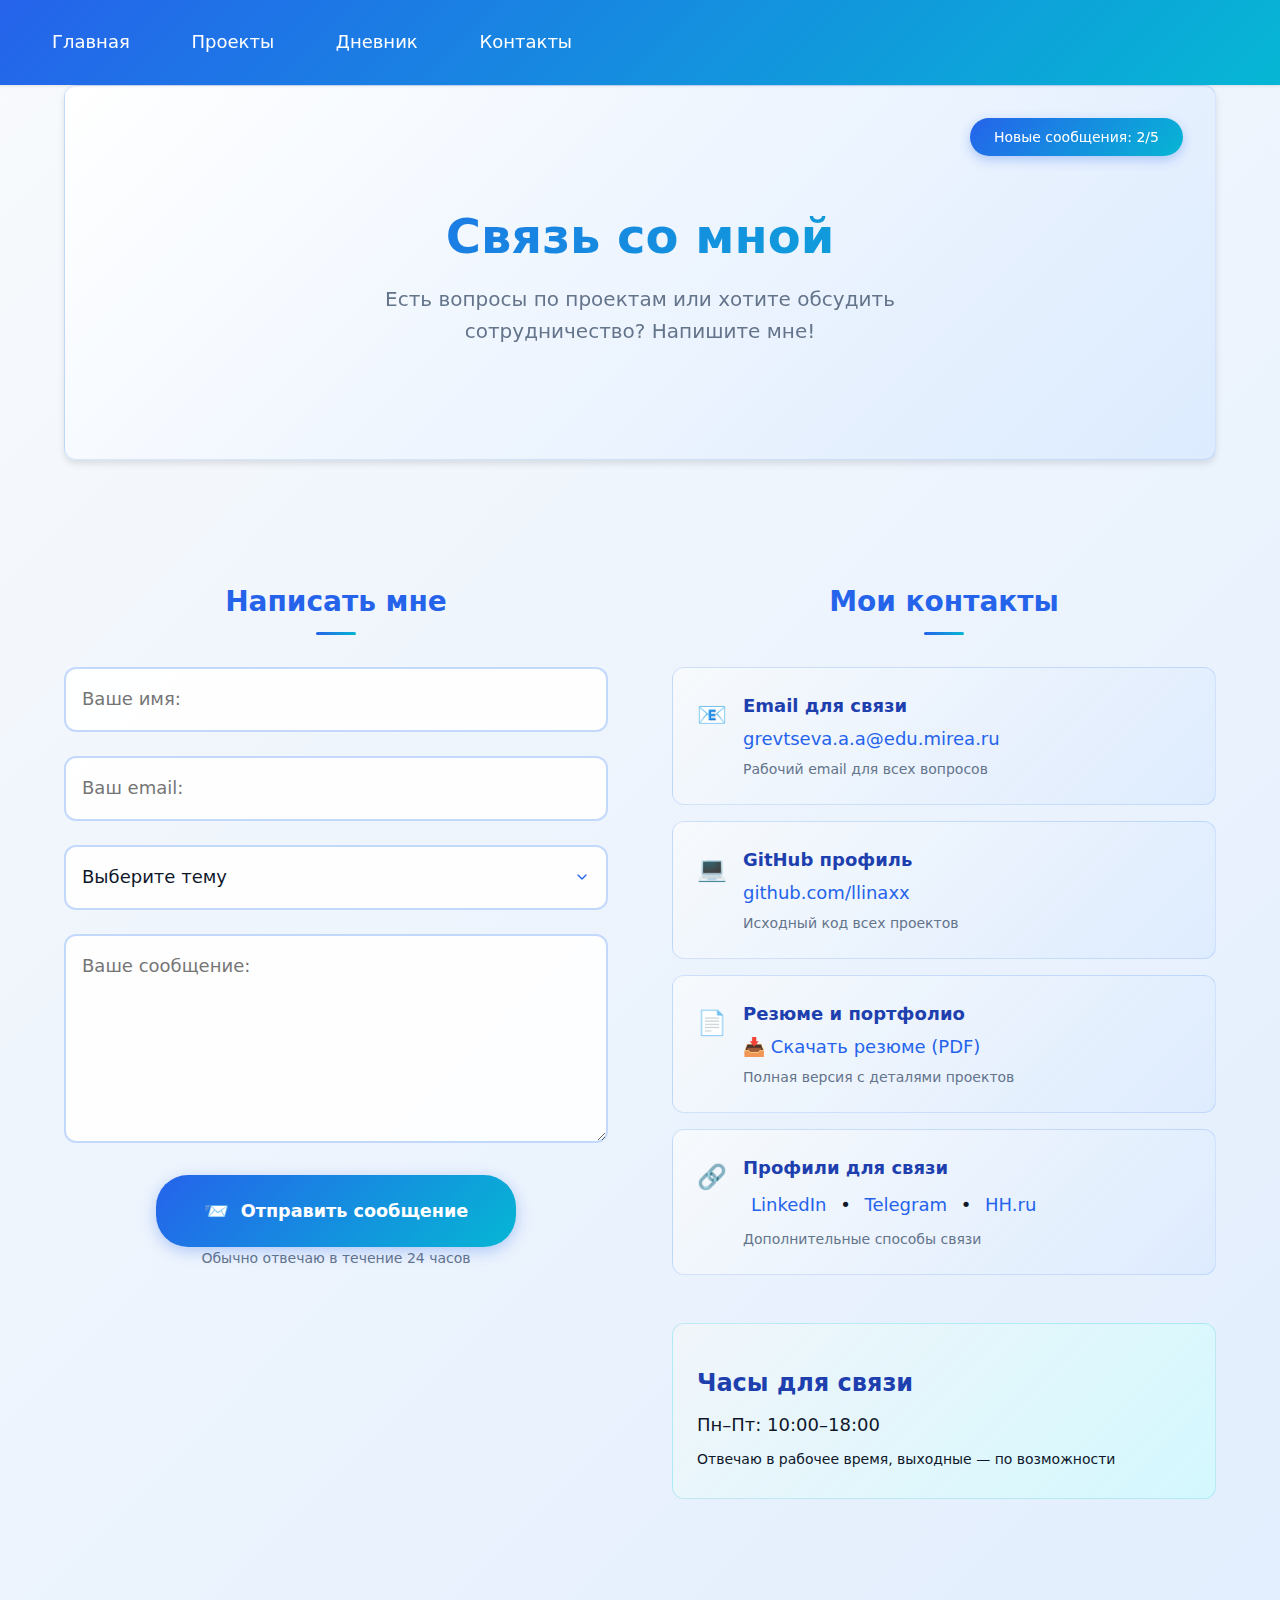
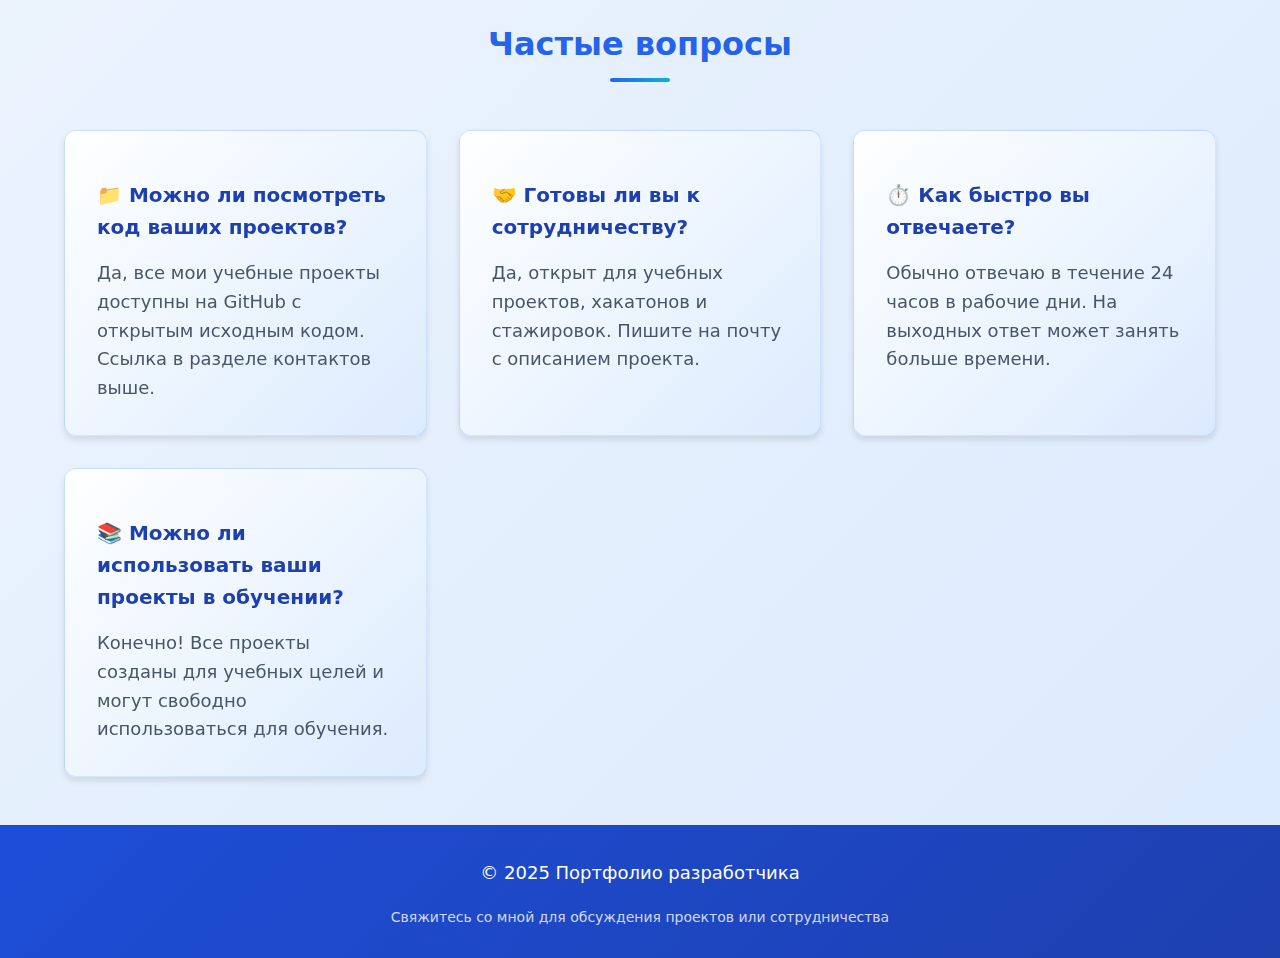
<file: contacts.html>
<!DOCTYPE html>
<html lang="ru">
<head>
    <meta charset="UTF-8">
    <meta name="viewport" content="width=device-width, initial-scale=1, viewport-fit=cover">
    <title>Контакты - Портфолио</title>
    <link rel="icon" type="image/x-icon" href="favicon.ico">
    <link rel="stylesheet" href="styles.css">
</head>
<body>
    <a href="#main" class="skip-link">Перейти к содержанию</a>
    
    <div class="page-wrapper">
        <header>
            <nav aria-label="Основная навигация">
                <a href="index.html">Главная</a>
                <a href="projects.html">Проекты</a>
                <a href="diary.html">Дневник</a>
                <a href="contacts.html">Контакты</a>
            </nav>
        </header>
        
        <main id="main">
            <section class="contacts-hero">
                <h1>Связь со мной</h1>
                <p class="contacts-subtitle">Есть вопросы по проектам или хотите обсудить сотрудничество? Напишите мне!</p>
                <div class="contacts-counter">Новые сообщения: 2/5</div>
            </section>
            
            <section class="contacts-content">
                <div class="contact-form">
                    <h2>Написать мне</h2>
                    <form id="contactForm">
                        <div class="form-group">
                            <label for="name" class="visually-hidden">Имя</label>
                            <input 
                                type="text" 
                                id="name" 
                                name="name" 
                                placeholder="Ваше имя:" 
                                required
                                aria-required="true"
                            >
                        </div>
                        
                        <div class="form-group">
                            <label for="email" class="visually-hidden">Email</label>
                            <input 
                                type="email" 
                                id="email" 
                                name="email" 
                                placeholder="Ваш email:" 
                                required
                                aria-required="true"
                            >
                        </div>
                        
                        <div class="form-group">
                            <label for="subject" class="visually-hidden">Тема сообщения</label>
                            <select id="subject" name="subject" aria-label="Тема сообщения">
                                <option value="">Выберите тему</option>
                                <option value="projects">Вопрос по проектам</option>
                                <option value="collaboration">Сотрудничество</option>
                                <option value="feedback">Обратная связь</option>
                                <option value="other">Другое</option>
                            </select>
                        </div>
                        
                        <div class="form-group">
                            <label for="message" class="visually-hidden">Сообщение</label>
                            <textarea 
                                id="message" 
                                name="message" 
                                placeholder="Ваше сообщение:" 
                                rows="6" 
                                required
                                aria-required="true"
                            ></textarea>
                        </div>
                        
                        <div class="form-footer">
                            <button type="submit" class="submit-btn">
                                <span class="btn-icon">📨</span>
                                Отправить сообщение
                            </button>
                            <p class="form-note">Обычно отвечаю в течение 24 часов</p>
                        </div>
                    </form>
                </div>
                
                <div class="contact-info">
                    <h2>Мои контакты</h2>
                    <ul class="contacts-list">
                        <li class="contact-item">
                            <span class="contact-icon">📧</span>
                            <div class="contact-details">
                                <strong>Email для связи</strong>
                                <a href="mailto:grevtseva.a.a@edu.mirea.ru" class="contact-link">
                                    grevtseva.a.a@edu.mirea.ru
                                </a>
                                <small>Рабочий email для всех вопросов</small>
                            </div>
                        </li>
                        
                        <li class="contact-item">
                            <span class="contact-icon">💻</span>
                            <div class="contact-details">
                                <strong>GitHub профиль</strong>
                                <a href="https://github.com/llinaxx" target="_blank" rel="noopener noreferrer" class="contact-link">
                                    github.com/llinaxx
                                </a>
                                <small>Исходный код всех проектов</small>
                            </div>
                        </li>
                        
                        <li class="contact-item">
                            <span class="contact-icon">📄</span>
                            <div class="contact-details">
                                <strong>Резюме и портфолио</strong>
                                <a href="assets/resume.pdf" class="contact-link" download>
                                    📥 Скачать резюме (PDF)
                                </a>
                                <small>Полная версия с деталями проектов</small>
                            </div>
                        </li>
                        
                        <li class="contact-item">
                            <span class="contact-icon">🔗</span>
                            <div class="contact-details">
                                <strong>Профили для связи</strong>
                                <div class="social-links">
                                    <a href="https://linkedin.com/in/portfolio-dev" target="_blank" rel="noopener noreferrer">LinkedIn</a>
                                    •
                                    <a href="https://t.me/llliiixxx" target="_blank" rel="noopener noreferrer">Telegram</a>
                                    •
                                    <a href="https://hh.ru/resume/portfolio" target="_blank" rel="noopener noreferrer">HH.ru</a>
                                </div>
                                <small>Дополнительные способы связи</small>
                            </div>
                        </li>
                    </ul>
                    
                    <div class="contact-hours">
                        <h3>Часы для связи</h3>
                        <p>Пн–Пт: 10:00–18:00</p>
                        <p class="hours-note">Отвечаю в рабочее время, выходные — по возможности</p>
                    </div>
                </div>
            </section>
            
            <section class="faq-section">
                <h2>Частые вопросы</h2>
                <div class="faq-grid">
                    <div class="faq-item">
                        <h3>📁 Можно ли посмотреть код ваших проектов?</h3>
                        <p>Да, все мои учебные проекты доступны на GitHub с открытым исходным кодом. Ссылка в разделе контактов выше.</p>
                    </div>
                    
                    <div class="faq-item">
                        <h3>🤝 Готовы ли вы к сотрудничеству?</h3>
                        <p>Да, открыт для учебных проектов, хакатонов и стажировок. Пишите на почту с описанием проекта.</p>
                    </div>
                    
                    <div class="faq-item">
                        <h3>⏱️ Как быстро вы отвечаете?</h3>
                        <p>Обычно отвечаю в течение 24 часов в рабочие дни. На выходных ответ может занять больше времени.</p>
                    </div>
                    
                    <div class="faq-item">
                        <h3>📚 Можно ли использовать ваши проекты в обучении?</h3>
                        <p>Конечно! Все проекты созданы для учебных целей и могут свободно использоваться для обучения.</p>
                    </div>
                </div>
            </section>
        </main>
        
        <footer>
            <p>© 2025 Портфолио разработчика</p>
            <p class="footer-note">Свяжитесь со мной для обсуждения проектов или сотрудничества</p>
        </footer>
    </div>

    <script src="scripts/main.js"></script>
    <script>
        // Обработка формы контактов
        document.getElementById('contactForm').addEventListener('submit', function(e) {
            e.preventDefault();
            
            // Получаем данные формы
            const formData = new FormData(this);
            const name = formData.get('name');
            const email = formData.get('email');
            const subject = formData.get('subject');
            const message = formData.get('message');
            
            // В реальном приложении здесь была бы отправка на сервер
            // Для демонстрации просто показываем сообщение
            alert(`Спасибо, ${name}! Ваше сообщение "${subject}" отправлено. Я свяжусь с вами на ${email} в ближайшее время.`);
            
            // Очищаем форму
            this.reset();
            
            // Обновляем счетчик сообщений
            const counter = document.querySelector('.contacts-counter');
            if (counter) {
                const current = parseInt(counter.textContent.match(/\d+/)[0]);
                const newCount = Math.min(current + 1, 5);
                counter.textContent = `Новые сообщения: ${newCount}/5`;
            }
        });
        
        // Добавляем стили для визуально скрытых элементов
        const style = document.createElement('style');
        style.textContent = `
            .visually-hidden {
                position: absolute;
                width: 1px;
                height: 1px;
                padding: 0;
                margin: -1px;
                overflow: hidden;
                clip: rect(0, 0, 0, 0);
                white-space: nowrap;
                border: 0;
            }
        `;
        document.head.appendChild(style);
    </script>
</body>
</html>
</file>
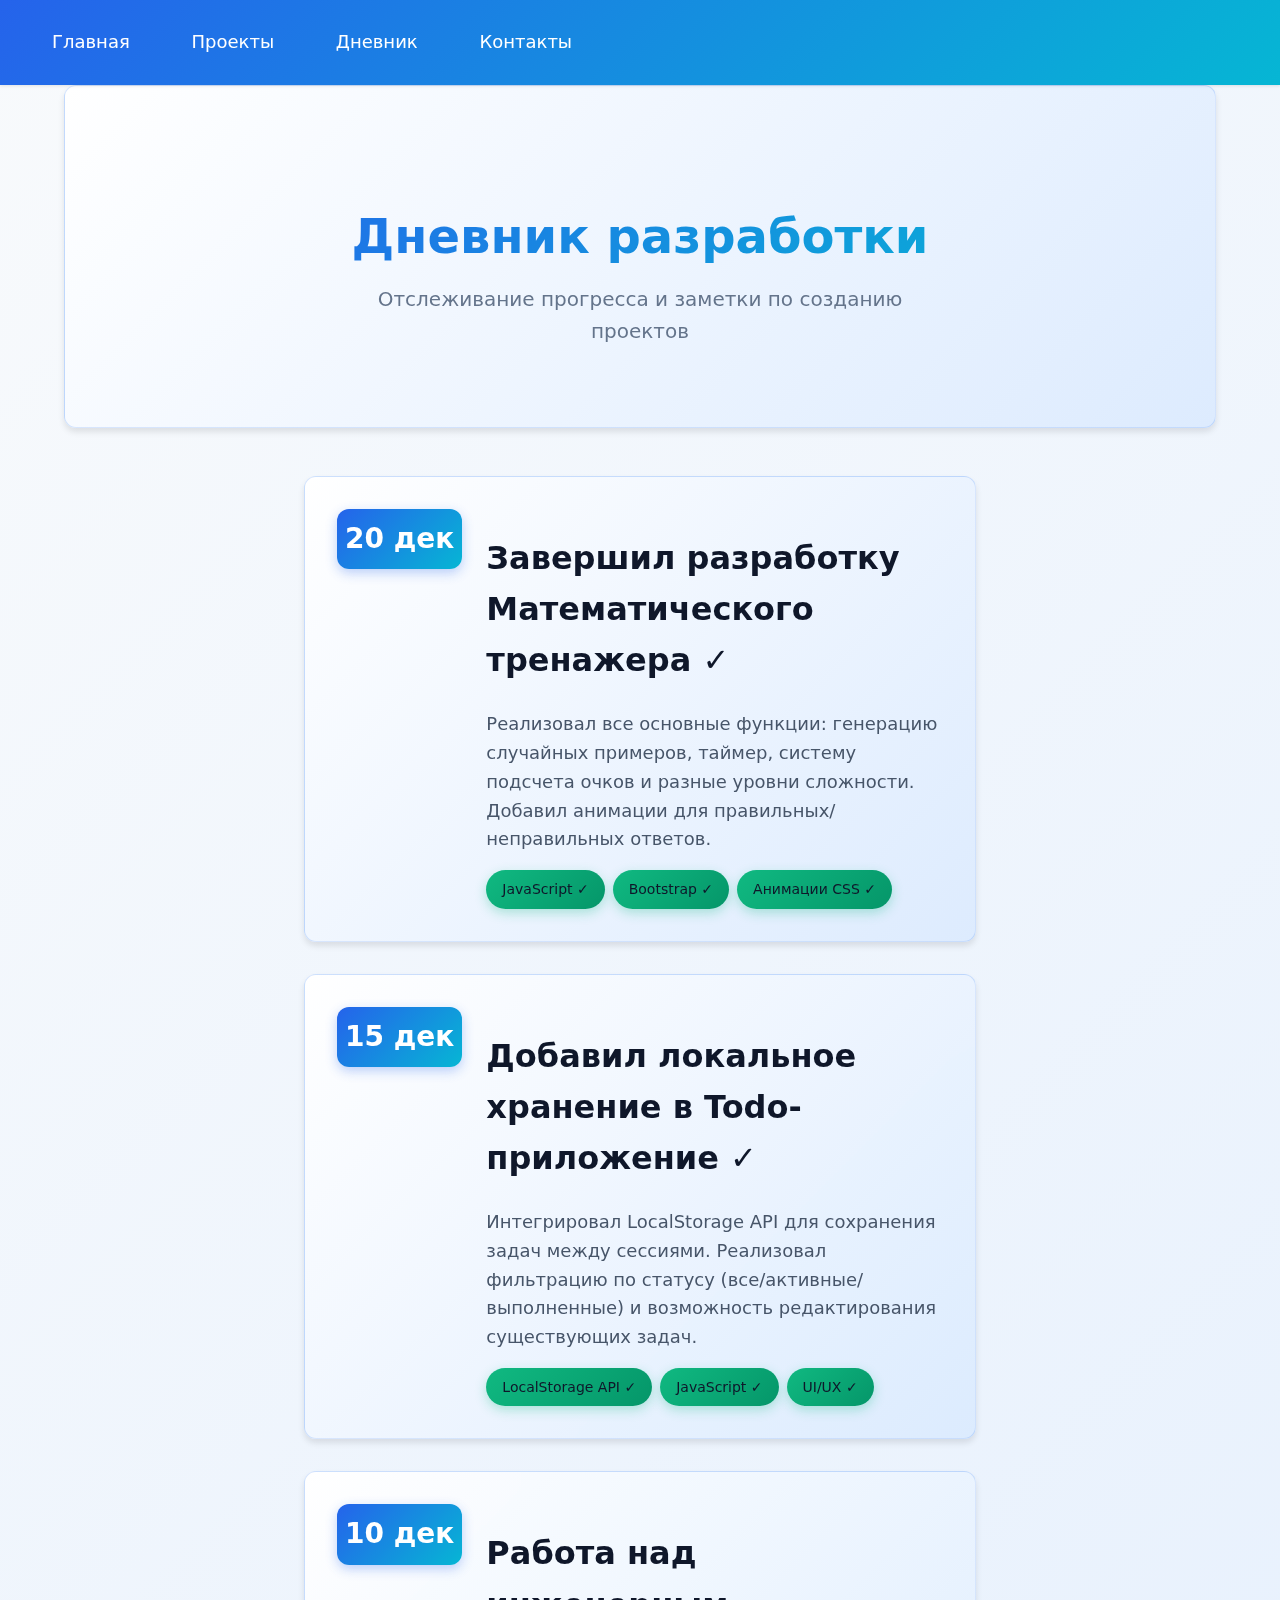
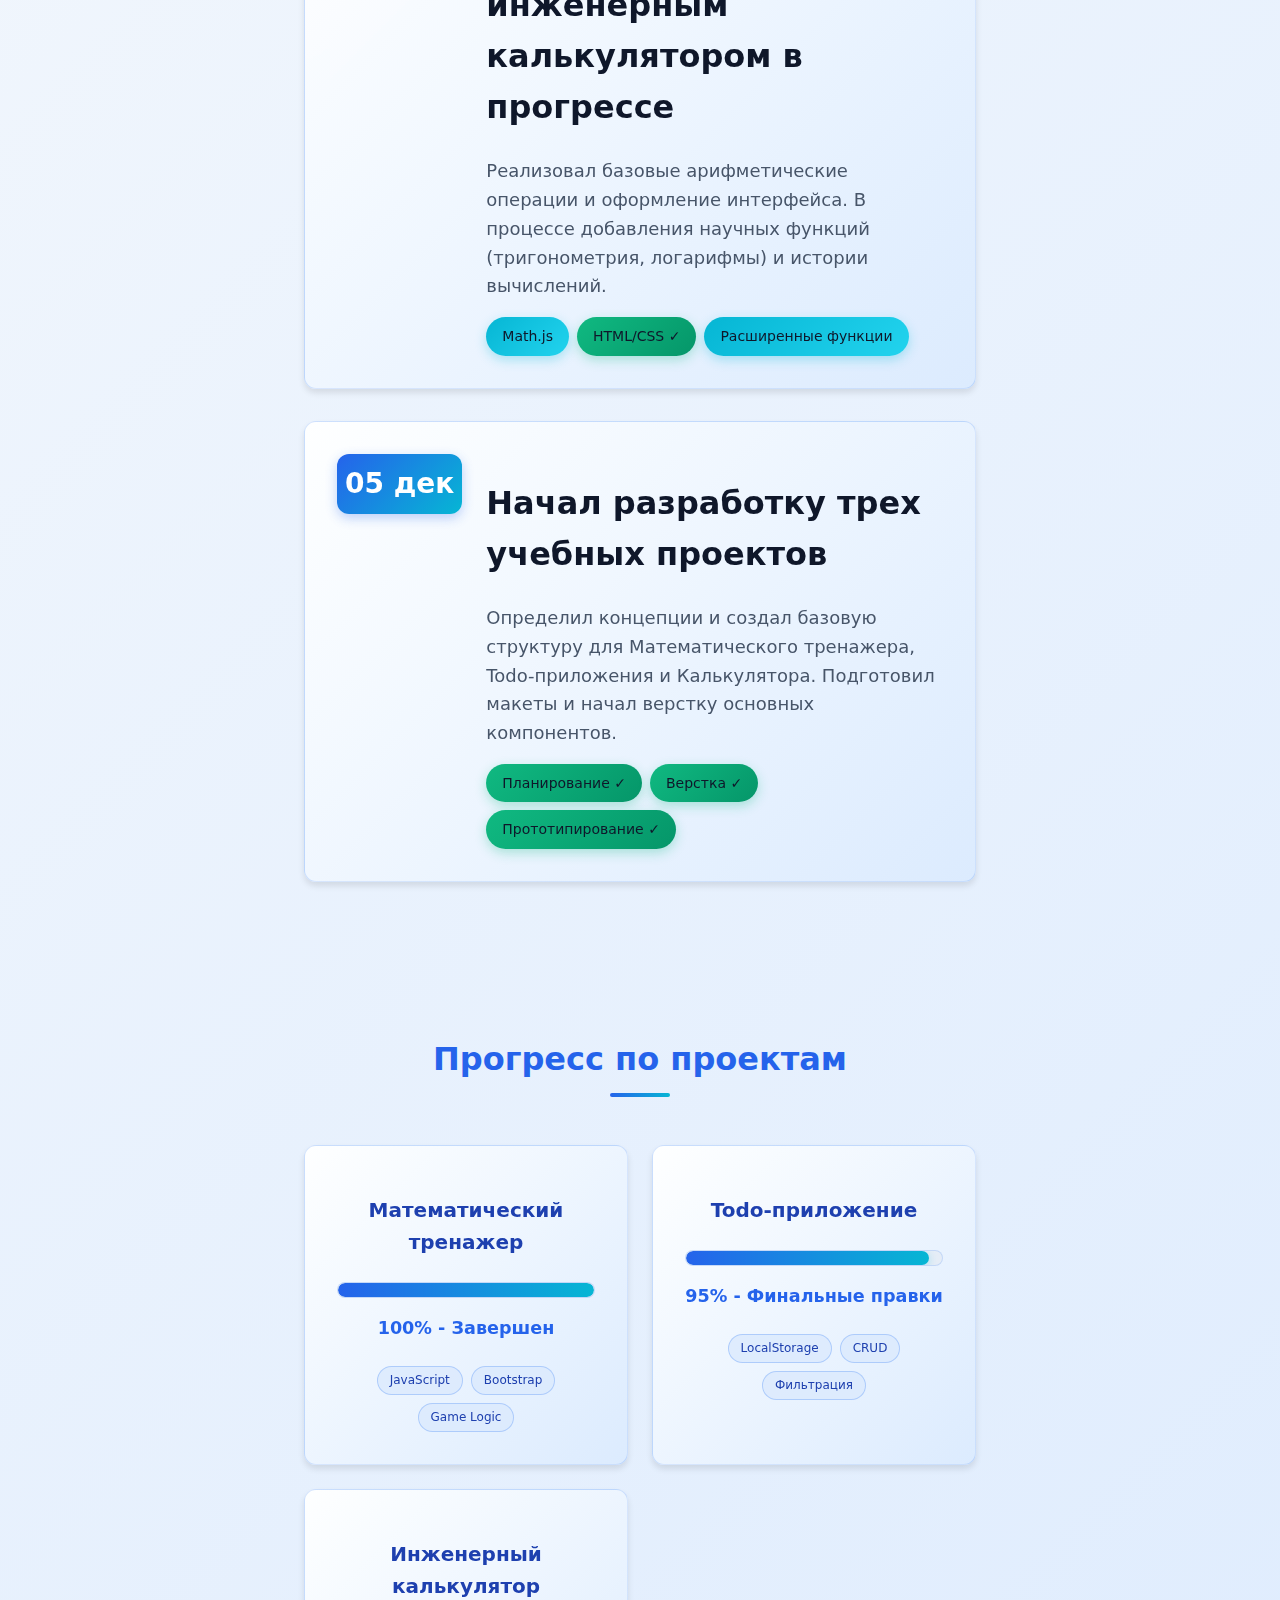
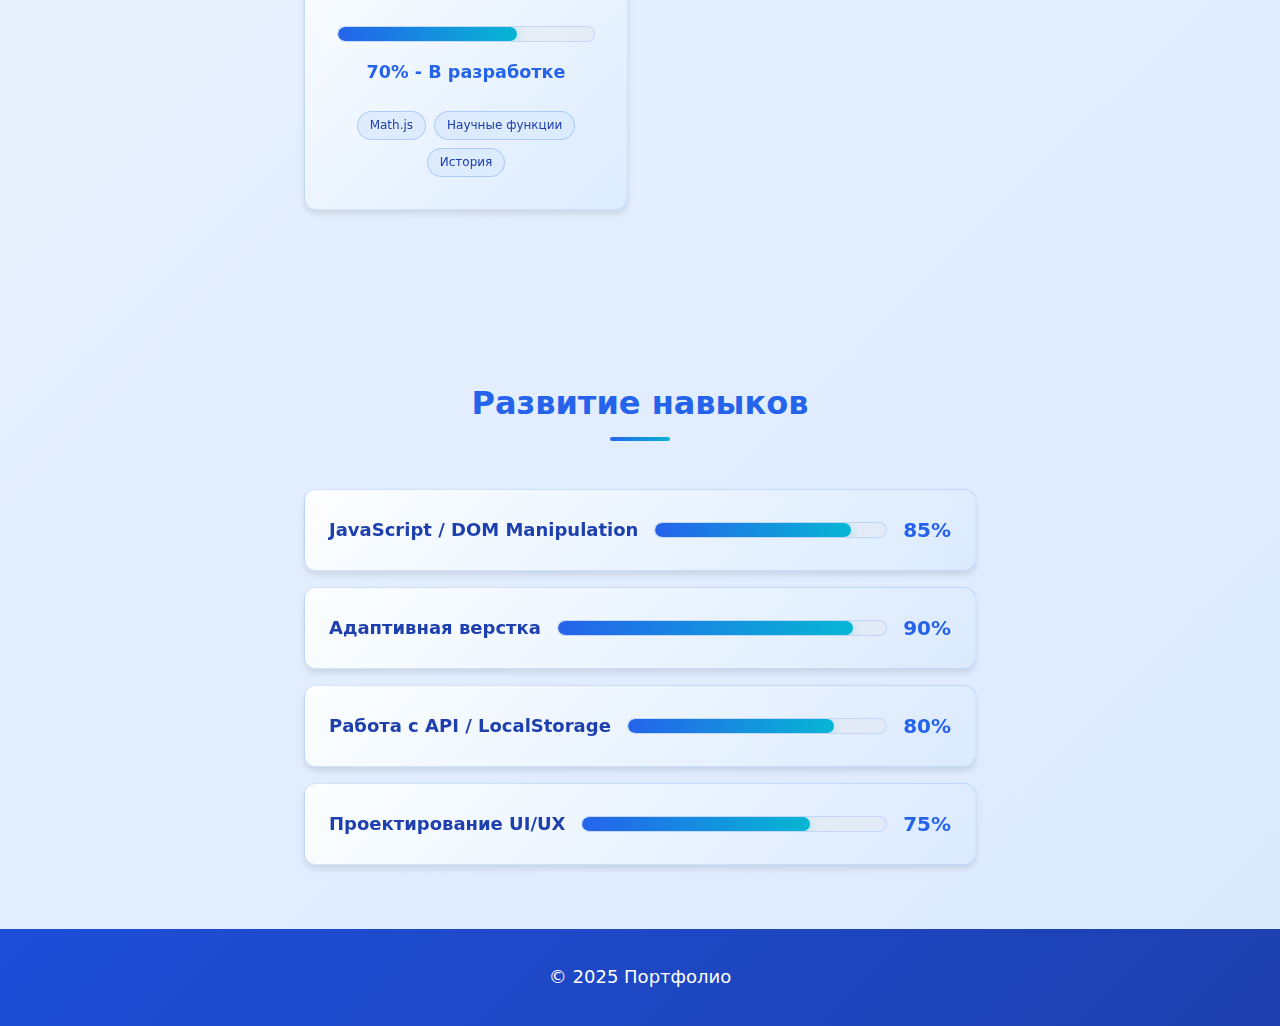
<file: diary.html>
<!DOCTYPE html>
<html lang="ru">
<head>
    <meta charset="UTF-8">
    <meta name="viewport" content="width=device-width, initial-scale=1, viewport-fit=cover">
    <title>Дневник разработки - Портфолио</title>
    <link rel="icon" type="image/x-icon" href="favicon.ico">
    <link rel="stylesheet" href="styles.css">
</head>
<body>
    <a href="#main" class="skip-link">Перейти к содержанию</a>
    
    <div class="page-wrapper">
        <header>
            <nav aria-label="Основная навигация">
                <a href="index.html">Главная</a>
                <a href="projects.html">Проекты</a>
                <a href="diary.html">Дневник</a>
                <a href="contacts.html">Контакты</a>
            </nav>
        </header>
        
        <main id="main">
            <section class="diary-hero">
                <h1>Дневник разработки</h1>
                <p class="diary-subtitle">Отслеживание прогресса и заметки по созданию проектов</p>
            </section>
            
            <section class="diary-entries">
                <article class="diary-entry">
                    <div class="entry-date">20 дек</div>
                    <div class="entry-content">
                        <h2>Завершил разработку Математического тренажера ✓</h2>
                        <p>Реализовал все основные функции: генерацию случайных примеров, таймер, систему подсчета очков и разные уровни сложности. Добавил анимации для правильных/неправильных ответов.</p>
                        <div class="entry-tags">
                            <span class="tag-completed">JavaScript ✓</span>
                            <span class="tag-completed">Bootstrap ✓</span>
                            <span class="tag-completed">Анимации CSS ✓</span>
                        </div>
                    </div>
                </article>
                
                <article class="diary-entry">
                    <div class="entry-date">15 дек</div>
                    <div class="entry-content">
                        <h2>Добавил локальное хранение в Todo-приложение ✓</h2>
                        <p>Интегрировал LocalStorage API для сохранения задач между сессиями. Реализовал фильтрацию по статусу (все/активные/выполненные) и возможность редактирования существующих задач.</p>
                        <div class="entry-tags">
                            <span class="tag-completed">LocalStorage API ✓</span>
                            <span class="tag-completed">JavaScript ✓</span>
                            <span class="tag-completed">UI/UX ✓</span>
                        </div>
                    </div>
                </article>
                
                <article class="diary-entry">
                    <div class="entry-date">10 дек</div>
                    <div class="entry-content">
                        <h2>Работа над инженерным калькулятором в прогрессе</h2>
                        <p>Реализовал базовые арифметические операции и оформление интерфейса. В процессе добавления научных функций (тригонометрия, логарифмы) и истории вычислений.</p>
                        <div class="entry-tags">
                            <span class="tag-in-progress">Math.js</span>
                            <span class="tag-completed">HTML/CSS ✓</span>
                            <span class="tag-in-progress">Расширенные функции</span>
                        </div>
                    </div>
                </article>
                
                <article class="diary-entry">
                    <div class="entry-date">05 дек</div>
                    <div class="entry-content">
                        <h2>Начал разработку трех учебных проектов</h2>
                        <p>Определил концепции и создал базовую структуру для Математического тренажера, Todo-приложения и Калькулятора. Подготовил макеты и начал верстку основных компонентов.</p>
                        <div class="entry-tags">
                            <span class="tag-completed">Планирование ✓</span>
                            <span class="tag-completed">Верстка ✓</span>
                            <span class="tag-completed">Прототипирование ✓</span>
                        </div>
                    </div>
                </article>
            </section>
            
            <section class="projects-progress">
                <h2>Прогресс по проектам</h2>
                <div class="progress-cards">
                    <div class="progress-card">
                        <h3>Математический тренажер</h3>
                        <div class="progress-container">
                            <div class="progress-bar" data-percent="100"></div>
                        </div>
                        <span class="progress-percent">100% - Завершен</span>
                        <div class="progress-tags">
                            <span>JavaScript</span>
                            <span>Bootstrap</span>
                            <span>Game Logic</span>
                        </div>
                    </div>
                    
                    <div class="progress-card">
                        <h3>Todo-приложение</h3>
                        <div class="progress-container">
                            <div class="progress-bar" data-percent="95"></div>
                        </div>
                        <span class="progress-percent">95% - Финальные правки</span>
                        <div class="progress-tags">
                            <span>LocalStorage</span>
                            <span>CRUD</span>
                            <span>Фильтрация</span>
                        </div>
                    </div>
                    
                    <div class="progress-card">
                        <h3>Инженерный калькулятор</h3>
                        <div class="progress-container">
                            <div class="progress-bar" data-percent="70"></div>
                        </div>
                        <span class="progress-percent">70% - В разработке</span>
                        <div class="progress-tags">
                            <span>Math.js</span>
                            <span>Научные функции</span>
                            <span>История</span>
                        </div>
                    </div>
                </div>
            </section>
            
            <section class="skills-progress">
                <h2>Развитие навыков</h2>
                <div class="skill-item">
                    <div class="skill-label">JavaScript / DOM Manipulation</div>
                    <div class="progress-container">
                        <div class="progress-bar" data-percent="85"></div>
                    </div>
                    <span class="skill-percent">85%</span>
                </div>
                <div class="skill-item">
                    <div class="skill-label">Адаптивная верстка</div>
                    <div class="progress-container">
                        <div class="progress-bar" data-percent="90"></div>
                    </div>
                    <span class="skill-percent">90%</span>
                </div>
                <div class="skill-item">
                    <div class="skill-label">Работа с API / LocalStorage</div>
                    <div class="progress-container">
                        <div class="progress-bar" data-percent="80"></div>
                    </div>
                    <span class="skill-percent">80%</span>
                </div>
                <div class="skill-item">
                    <div class="skill-label">Проектирование UI/UX</div>
                    <div class="progress-container">
                        <div class="progress-bar" data-percent="75"></div>
                    </div>
                    <span class="skill-percent">75%</span>
                </div>
            </section>
        </main>
        
        <footer>
            <p>© 2025 Портфолио</p>
        </footer>
    </div>

    <script src="scripts/main.js"></script>
</body>
</html>
</file>
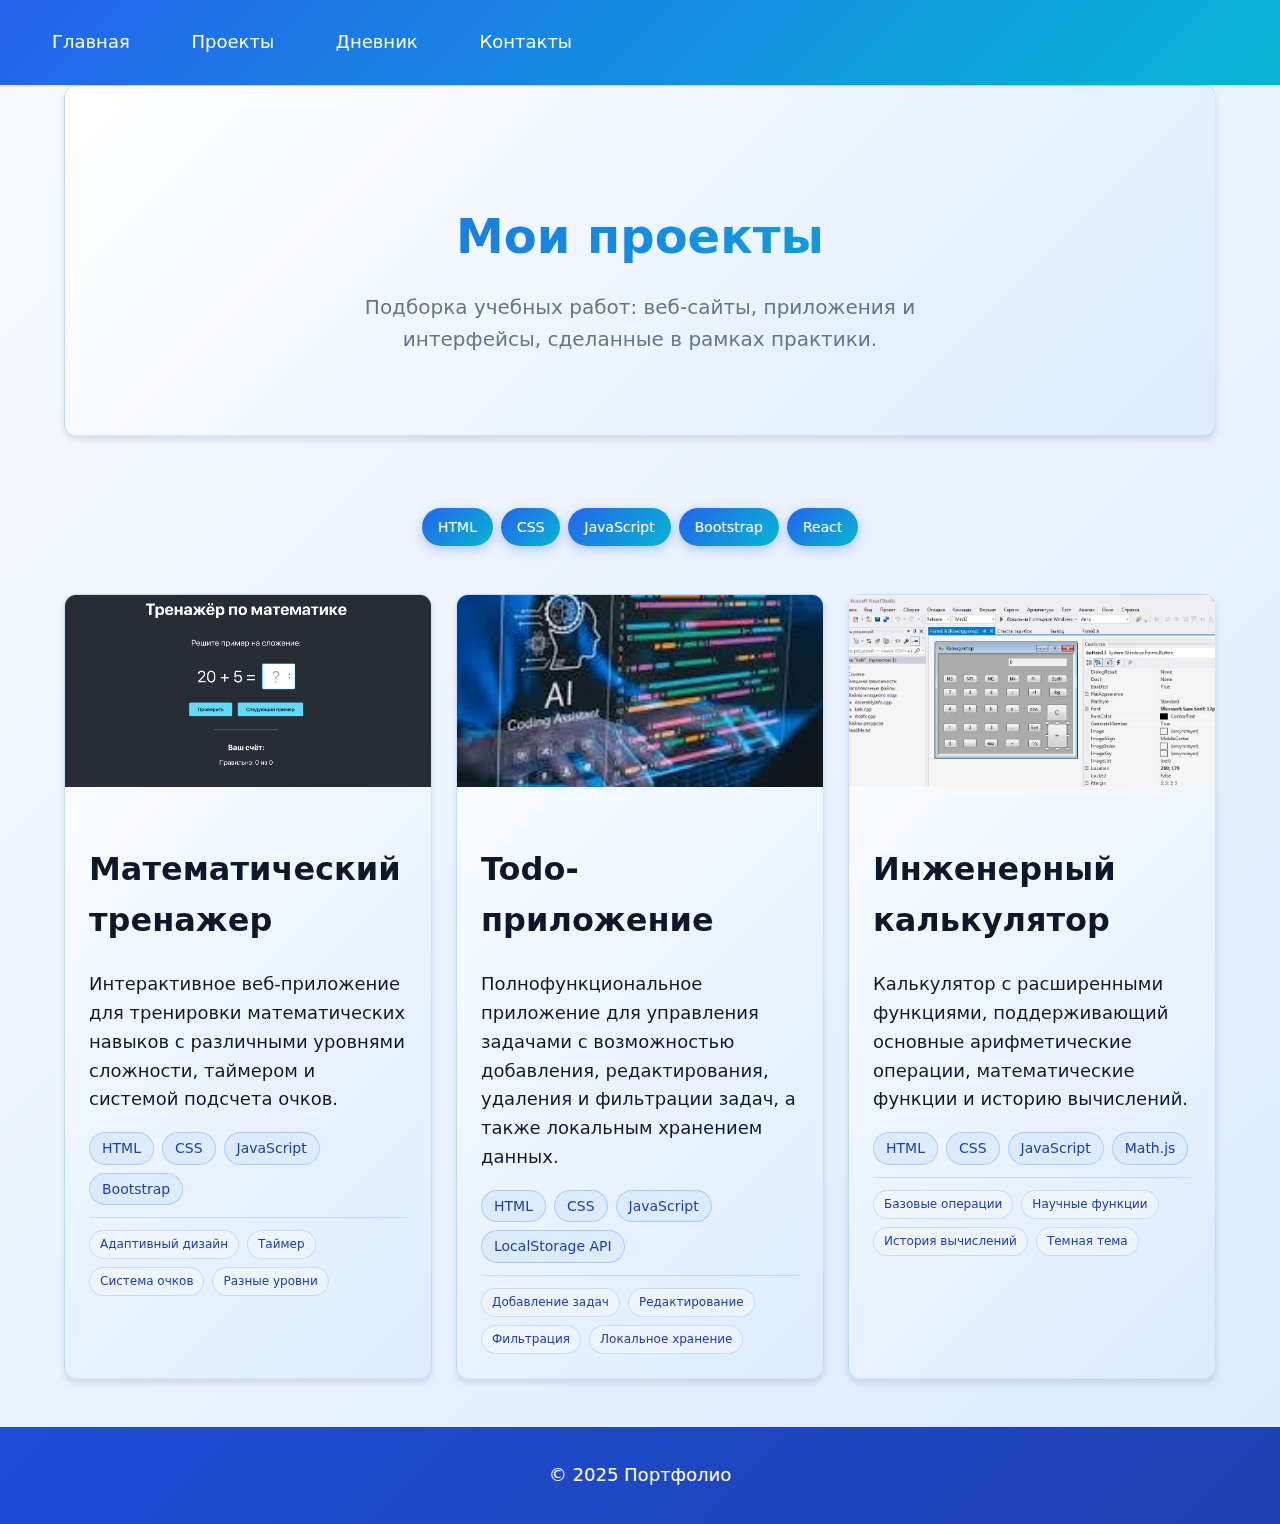
<file: projects.html>
<!DOCTYPE html>
<html lang="ru">
<head>
  <meta charset="UTF-8">
  <meta name="viewport" content="width=device-width, initial-scale=1, viewport-fit=cover">
  <title>Мои проекты</title>
  <link rel="icon" type="image/x-icon" href="favicon.ico">
  <link rel="stylesheet" href="styles.css">
</head>
<body>
  <a href="#main" class="skip-link">Перейти к содержанию</a>

  <div class="page-wrapper">
    <header>
      <nav aria-label="Основная навигация">
        <a href="index.html">Главная</a>
        <a href="projects.html">Проекты</a>
        <a href="diary.html">Дневник</a>
        <a href="contacts.html">Контакты</a>
      </nav>
    </header>

    <main id="main">
      <!-- HERO ПРОЕКТОВ -->
      <section class="projects-hero">
        <h1>Мои проекты</h1>
        <p>Подборка учебных работ: веб‑сайты, приложения и интерфейсы, сделанные в рамках практики.</p>
      </section>

      <!-- ТЕГИ ТЕХНОЛОГИЙ -->
      <section class="projects-list">
        <div class="projects-tags">
          <span>HTML</span>
          <span>CSS</span>
          <span>JavaScript</span>
          <span>Bootstrap</span>
          <span>React</span>
        </div>

        <!-- СЕТКА КАРТОЧЕК ПРОЕКТОВ -->
        <div class="projects-grid">
          <article class="project-card">
            <img src="image/math-trainer.png" alt="Интерфейс математического тренажера" loading="lazy">
            <div class="project-content">
              <h2>Математический тренажер</h2>
              <p>Интерактивное веб-приложение для тренировки математических навыков с различными уровнями сложности, таймером и системой подсчета очков.</p>
              <div class="project-tech">
                <span>HTML</span>
                <span>CSS</span>
                <span>JavaScript</span>
                <span>Bootstrap</span>
              </div>
              <div class="project-features">
                <span>Адаптивный дизайн</span>
                <span>Таймер</span>
                <span>Система очков</span>
                <span>Разные уровни</span>
              </div>
            </div>
          </article>

          <article class="project-card">
            <img src="image/todo-app.png" alt="Интерфейс Todo-приложения" loading="lazy">
            <div class="project-content">
              <h2>Todo-приложение</h2>
              <p>Полнофункциональное приложение для управления задачами с возможностью добавления, редактирования, удаления и фильтрации задач, а также локальным хранением данных.</p>
              <div class="project-tech">
                <span>HTML</span>
                <span>CSS</span>
                <span>JavaScript</span>
                <span>LocalStorage API</span>
              </div>
              <div class="project-features">
                <span>Добавление задач</span>
                <span>Редактирование</span>
                <span>Фильтрация</span>
                <span>Локальное хранение</span>
              </div>
            </div>
          </article>

          <article class="project-card">
            <img src="image/calculator.png" alt="Интерфейс калькулятора" loading="lazy">
            <div class="project-content">
              <h2>Инженерный калькулятор</h2>
              <p>Калькулятор с расширенными функциями, поддерживающий основные арифметические операции, математические функции и историю вычислений.</p>
              <div class="project-tech">
                <span>HTML</span>
                <span>CSS</span>
                <span>JavaScript</span>
                <span>Math.js</span>
              </div>
              <div class="project-features">
                <span>Базовые операции</span>
                <span>Научные функции</span>
                <span>История вычислений</span>
                <span>Темная тема</span>
              </div>
            </div>
          </article>
        </div>
      </section>
    </main>

    <footer>
      <p>© 2025 Портфолио</p>
    </footer>
  </div>

  <script src="scripts/main.js"></script>
</body>
</html>
</file>
<file: styles.css>
/* ===== ПРАКТИКА №15 - MODERN CSS В СИНЕ-ГОЛУБЫХ ТОНАХ ===== */
:root {
  --space-xs: 0.5rem;
  --space-sm: 1rem;
  --space-md: 1.5rem;
  --space-lg: 2rem;
  --space-xl: 3rem;
  --gutter: 1.5rem;
  --border-radius: 0.75rem;
  --shadow-sm: 0 1px 3px rgba(0,0,0,0.1);
  --shadow-md: 0 4px 6px rgba(0,0,0,0.1);
  
  /* Сине-голубая палитра */
  --blue-primary: #2563eb;
  --blue-secondary: #3b82f6;
  --blue-light: #60a5fa;
  --blue-lightest: #dbeafe;
  --blue-dark: #1d4ed8;
  --blue-deep: #1e40af;
  --cyan-primary: #06b6d4;
  --cyan-light: #22d3ee;
  --cyan-lightest: #cffafe;
  --gray-blue: #64748b;
  --gray-light: #f1f5f9;
  --gray-lighter: #f8fafc;
  --text-dark: #0f172a;
  --text-light: #475569;
  --white: #ffffff;
}

*, *::before, *::after {
  box-sizing: border-box;
}

html {
  color-scheme: light dark;
  scroll-behavior: smooth;
}

body {
  margin: 0;
  font: clamp(16px, 4vw, 18px) / 1.6 system-ui, -apple-system, sans-serif;
  background: linear-gradient(135deg, var(--gray-lighter) 0%, var(--blue-lightest) 100%);
  color: var(--text-dark);
  line-height: 1.6;
  min-height: 100vh;
}

.page-wrapper {
  min-height: 100svh;
  min-height: 100dvh;
  display: flex;
  flex-direction: column;
}

main { flex: 1; }

/* SKIP-LINK */
.skip-link {
  position: absolute;
  inset-block-start: -100px;
  inset-inline-start: 1rem;
  z-index: 10000;
  padding: 0.5rem 0.75rem;
  background: var(--blue-dark);
  color: var(--white);
  border-radius: 0.5rem;
  text-decoration: none;
  transition: all 0.3s ease;
}

.skip-link:focus-visible {
  inset-block-start: 1rem;
  outline: 3px solid var(--cyan-primary);
  outline-offset: 2px;
}

/* NAVIGATION */
header nav {
  position: sticky;
  top: 0;
  padding-block: calc(0.75rem + env(safe-area-inset-top));
  padding-inline: calc(var(--space-md) + env(safe-area-inset-left)) calc(var(--space-md) + env(safe-area-inset-right));
  background: linear-gradient(135deg, var(--blue-primary), var(--cyan-primary));
  color: var(--white);
  z-index: 100;
  isolation: isolate;
  box-shadow: var(--shadow-sm);
  backdrop-filter: blur(10px);
}

nav a {
  display: inline-block;
  color: inherit;
  text-decoration: none;
  padding: clamp(0.75rem, 2vw, 1rem) 1.5rem;
  border-radius: 2rem;
  min-height: 44px;
  margin-inline: 0.25rem;
  transition: all 0.3s ease;
  font-weight: 500;
}

nav a:hover, nav a:focus-visible {
  background: rgba(255,255,255,0.25);
  transform: translateY(-2px);
  box-shadow: 0 4px 12px rgba(37, 99, 235, 0.3);
}

/* HERO */
.hero {
  padding-inline: clamp(1rem, 5vw, 4rem);
  padding-block: var(--space-xl);
  text-align: center;
  background: linear-gradient(135deg, rgba(255,255,255,0.9), rgba(219, 234, 254, 0.9));
  backdrop-filter: blur(10px);
  margin: 1rem;
  border-radius: var(--border-radius);
  border: 1px solid rgba(59, 130, 246, 0.2);
}

.hero img {
  inline-size: clamp(150px, 22vw, 200px);
  block-size: clamp(150px, 22vw, 200px);
  border-radius: 50%;
  object-fit: cover;
  box-shadow: 
    0 10px 25px rgba(37, 99, 235, 0.2),
    0 0 0 4px rgba(59, 130, 246, 0.1),
    inset 0 0 0 3px var(--white);
  display: block;
  margin: 0 auto var(--space-lg);
  transition: transform 0.3s ease;
}

.hero img:hover {
  transform: scale(1.05);
}

/* PROJECTS HERO */
.projects-hero {
  text-align: center;
  padding: clamp(2rem, 10vw, 5rem) clamp(1rem, 5vw, 4rem);
  background: linear-gradient(135deg, rgba(255,255,255,0.95), rgba(219, 234, 254, 0.95));
  margin-inline: clamp(1rem, 5vw, 4rem);
  border-radius: var(--border-radius);
  box-shadow: var(--shadow-md);
  border: 1px solid rgba(59, 130, 246, 0.2);
  backdrop-filter: blur(10px);
}

.projects-hero p {
  font-size: clamp(1rem, 2vw, 1.25rem);
  color: var(--gray-blue);
  max-width: 600px;
  margin: 1rem auto 0;
  line-height: 1.6;
}

/* DIARY HERO */
.diary-hero {
  text-align: center;
  padding: clamp(2rem, 10vw, 5rem) clamp(1rem, 5vw, 4rem);
  background: linear-gradient(135deg, rgba(255,255,255,0.95), rgba(219, 234, 254, 0.95));
  margin-inline: clamp(1rem, 5vw, 4rem);
  border-radius: var(--border-radius);
  box-shadow: var(--shadow-md);
  border: 1px solid rgba(59, 130, 246, 0.2);
  backdrop-filter: blur(10px);
}

.diary-hero h1 {
  color: var(--blue-deep);
  margin-bottom: 0.5rem;
  background: linear-gradient(135deg, var(--blue-primary), var(--cyan-primary));
  -webkit-background-clip: text;
  -webkit-text-fill-color: transparent;
  background-clip: text;
}

.diary-subtitle {
  font-size: clamp(1rem, 2vw, 1.25rem);
  color: var(--gray-blue);
  max-width: 600px;
  margin: 0 auto;
  line-height: 1.6;
}

/* TYPOGRAPHY */
h1 { 
  font-size: clamp(1.5rem, 5vw, 3rem); 
  margin-block: var(--space-lg) 0.5rem;
  color: var(--blue-deep);
  background: linear-gradient(135deg, var(--blue-primary), var(--cyan-primary));
  -webkit-background-clip: text;
  -webkit-text-fill-color: transparent;
  background-clip: text;
}

h2 { 
  font-size: clamp(1.25rem, 4vw, 2rem); 
  margin-block: var(--space-md);
  color: var(--blue-primary);
}

h3 { 
  font-size: clamp(1.1rem, 3vw, 1.5rem); 
  margin-block: var(--space-sm);
  color: var(--blue-secondary);
}

/* ПРОГРЕСС-БАРЫ (index + diary) */
.skills, .skills-progress, .projects-progress {
  padding-inline: clamp(1rem, 5vw, 4rem);
  padding-block: var(--space-xl);
  max-inline-size: clamp(20rem, 90vw, 50rem);
  margin-inline: auto;
}

.skills-progress h2, .projects-progress h2 {
  text-align: center;
  margin-bottom: var(--space-xl);
  color: var(--blue-primary);
  position: relative;
}

.skills-progress h2::after, .projects-progress h2::after {
  content: '';
  display: block;
  width: 60px;
  height: 4px;
  background: linear-gradient(90deg, var(--blue-primary), var(--cyan-primary));
  margin: 0.5rem auto;
  border-radius: 2px;
}

.skill-item {
  display: flex;
  align-items: center;
  gap: var(--space-sm);
  background: linear-gradient(135deg, rgba(255,255,255,0.9), rgba(219, 234, 254, 0.9));
  padding: clamp(1rem, 3vw, 1.5rem);
  border-radius: var(--border-radius);
  box-shadow: var(--shadow-md);
  margin-bottom: var(--space-sm);
  border: 1px solid rgba(59, 130, 246, 0.2);
  backdrop-filter: blur(10px);
  transition: transform 0.3s ease;
}

.skill-item:hover {
  transform: translateY(-2px);
  box-shadow: 0 8px 25px rgba(37, 99, 235, 0.15);
}

.skill-label {
  font-weight: 600;
  color: var(--blue-deep);
  min-inline-size: 7rem;
}

.progress-container {
  flex: 1;
  height: clamp(0.75rem, 3vw, 1rem);
  background: rgba(226, 232, 240, 0.5);
  border-radius: 9999px;
  overflow: hidden;
  border: 1px solid rgba(59, 130, 246, 0.2);
}

.progress-bar {
  height: 100%;
  background: linear-gradient(90deg, var(--blue-primary), var(--cyan-primary));
  border-radius: 9999px;
  width: 0;
  transition: width 2s ease-out;
  position: relative;
  box-shadow: 0 2px 8px rgba(6, 182, 212, 0.3);
}

.progress-bar::after {
  content: '';
  position: absolute;
  top: 0;
  left: -100%;
  width: 100%;
  height: 100%;
  background: linear-gradient(90deg, transparent, rgba(255,255,255,0.8), transparent);
  animation: shimmer 2s infinite;
}

@keyframes shimmer {
  0% { left: -100%; }
  100% { left: 100%; }
}

.skill-percent {
  font-weight: 700;
  color: var(--blue-primary);
  font-size: clamp(1rem, 2vw, 1.25rem);
  min-inline-size: 3rem;
  text-align: right;
}

/* PROJECTS */
.projects-preview, .projects-list {
  padding-inline: clamp(1rem, 5vw, 4rem);
  padding-block: var(--space-xl);
}

.projects-grid {
  display: grid;
  grid-template-columns: repeat(auto-fit, minmax(clamp(18rem, 25vw, 22rem), 1fr));
  gap: clamp(1rem, 4cqi, var(--gutter));
  justify-content: center;
}

.project-card {
  background: linear-gradient(135deg, rgba(255,255,255,0.95), rgba(219, 234, 254, 0.95));
  border-radius: var(--border-radius);
  box-shadow: var(--shadow-md);
  overflow: hidden;
  transition: all 0.3s ease;
  min-width: 0;
  border: 1px solid rgba(59, 130, 246, 0.2);
  backdrop-filter: blur(10px);
}

.project-card:hover {
  transform: translateY(-0.5rem) scale(1.02);
  box-shadow: 0 15px 35px rgba(37, 99, 235, 0.2);
  border-color: var(--blue-light);
}

.project-card img {
  inline-size: 100%;
  block-size: 12rem;
  object-fit: cover;
  transition: transform 0.5s ease;
}

.project-card:hover img {
  transform: scale(1.05);
}

.project-content {
  padding: var(--space-md);
}

.project-content h2,
.project-content h3,
.project-content p {
  color: var(--text-dark);
}

.project-tech {
  display: flex;
  gap: 0.5rem;
  flex-wrap: wrap;
  margin-block: 0.75rem;
}

.project-tech span {
  background: linear-gradient(135deg, var(--blue-lightest), rgba(219, 234, 254, 0.8));
  color: var(--blue-deep);
  padding: 0.25rem 0.75rem;
  border-radius: 9999px;
  font-size: 0.875rem;
  font-weight: 500;
  border: 1px solid rgba(59, 130, 246, 0.3);
  transition: all 0.3s ease;
}

.project-tech span:hover {
  background: linear-gradient(135deg, var(--blue-light), var(--cyan-light));
  color: white;
  transform: translateY(-2px);
}

.project-features {
  display: flex;
  gap: 0.5rem;
  flex-wrap: wrap;
  margin-top: 0.75rem;
  padding-top: 0.75rem;
  border-top: 1px solid rgba(59, 130, 246, 0.2);
}

.project-features span {
  background: rgba(241, 245, 249, 0.7);
  color: var(--blue-deep);
  padding: 0.25rem 0.625rem;
  border-radius: 9999px;
  font-size: 0.75rem;
  border: 1px solid rgba(59, 130, 246, 0.2);
}

.project-progress {
  background: linear-gradient(135deg, var(--blue-primary), var(--cyan-primary));
  color: white;
  padding: 0.5rem 1rem;
  border-radius: 9999px;
  font-size: 0.875rem;
  text-align: right;
  display: inline-block;
  margin-top: 0.5rem;
  box-shadow: 0 4px 12px rgba(37, 99, 235, 0.3);
}

/* PROJECTS PROGRESS CARDS */
.progress-cards {
  display: grid;
  grid-template-columns: repeat(auto-fit, minmax(250px, 1fr));
  gap: var(--space-md);
  margin-bottom: var(--space-xl);
}

.progress-card {
  background: linear-gradient(135deg, rgba(255,255,255,0.95), rgba(219, 234, 254, 0.95));
  padding: var(--space-lg);
  border-radius: var(--border-radius);
  box-shadow: var(--shadow-md);
  text-align: center;
  border: 1px solid rgba(59, 130, 246, 0.2);
  backdrop-filter: blur(10px);
  transition: all 0.3s ease;
}

.progress-card:hover {
  transform: translateY(-5px);
  box-shadow: 0 15px 35px rgba(37, 99, 235, 0.2);
  border-color: var(--blue-light);
}

.progress-card h3 {
  color: var(--blue-deep);
  margin-bottom: var(--space-md);
  font-size: 1.25rem;
}

.progress-percent {
  display: block;
  margin-top: var(--space-sm);
  font-weight: 600;
  color: var(--blue-primary);
  font-size: 1.1rem;
}

.progress-tags {
  display: flex;
  gap: 0.5rem;
  flex-wrap: wrap;
  justify-content: center;
  margin-top: var(--space-md);
}

.progress-tags span {
  background: rgba(219, 234, 254, 0.8);
  color: var(--blue-deep);
  padding: 0.25rem 0.75rem;
  border-radius: 9999px;
  font-size: 0.75rem;
  border: 1px solid rgba(59, 130, 246, 0.3);
}

/* PROJECTS TAGS */
.projects-tags {
  display: flex;
  gap: 0.5rem;
  justify-content: center;
  flex-wrap: wrap;
  margin-block: var(--space-md) var(--space-xl);
}

.projects-tags span {
  background: linear-gradient(135deg, var(--blue-primary), var(--cyan-primary));
  color: white;
  padding: 0.5rem 1rem;
  border-radius: 9999px;
  font-size: 0.875rem;
  font-weight: 500;
  border: none;
  transition: all 0.3s ease;
  box-shadow: 0 4px 12px rgba(37, 99, 235, 0.3);
}

.projects-tags span:hover {
  transform: translateY(-2px);
  box-shadow: 0 6px 20px rgba(37, 99, 235, 0.4);
}

/* CONTAINER QUERIES */
@container projects (min-width: 40rem) {
  .projects-grid { grid-template-columns: repeat(2, 1fr); }
}
@container projects (min-width: 60rem) {
  .projects-grid { grid-template-columns: repeat(3, 1fr); }
}

/* BUTTONS */
.download-btn, button {
  display: inline-flex;
  align-items: center;
  gap: 0.5rem;
  padding: clamp(0.75rem, 2vw, 1rem) clamp(1.5rem, 4vw, 2rem);
  border: none;
  border-radius: 2rem;
  font: inherit;
  font-weight: 600;
  background: linear-gradient(135deg, var(--blue-primary), var(--cyan-primary));
  color: white;
  text-decoration: none;
  min-height: 44px;
  cursor: pointer;
  transition: all 0.3s ease;
  box-shadow: 0 4px 15px rgba(37, 99, 235, 0.3);
  position: relative;
  overflow: hidden;
}

.download-btn::before, button::before {
  content: '';
  position: absolute;
  top: 0;
  left: -100%;
  width: 100%;
  height: 100%;
  background: linear-gradient(90deg, transparent, rgba(255,255,255,0.3), transparent);
  transition: left 0.5s ease;
}

.download-btn:hover::before, button:hover::before {
  left: 100%;
}

.download-btn:hover, button:hover {
  transform: translateY(-2px);
  box-shadow: 0 8px 25px rgba(37, 99, 235, 0.4);
}

/* DIARY */
.diary-entries {
  padding-inline: clamp(1rem, 5vw, 4rem);
  padding-block: var(--space-xl);
  max-inline-size: 50rem;
  margin-inline: auto;
}

.diary-entry {
  display: flex;
  align-items: flex-start;
  gap: clamp(1rem, 4vw, 1.5rem);
  background: linear-gradient(135deg, rgba(255,255,255,0.95), rgba(219, 234, 254, 0.95));
  padding: clamp(1.5rem, 4vw, 2rem);
  margin-bottom: clamp(1.5rem, 4vw, 2rem);
  border-radius: var(--border-radius);
  box-shadow: var(--shadow-md);
  color: var(--text-dark);
  border: 1px solid rgba(59, 130, 246, 0.2);
  backdrop-filter: blur(10px);
  transition: all 0.3s ease;
}

.diary-entry:hover {
  transform: translateX(5px);
  box-shadow: 0 10px 30px rgba(37, 99, 235, 0.15);
  border-color: var(--blue-light);
}

.diary-entry h2,
.diary-entry p,
.diary-entry span {
  color: var(--text-dark);
}

.entry-date {
  font-size: clamp(1.25rem, 4vw, 1.75rem);
  font-weight: bold;
  color: var(--white);
  min-inline-size: 4rem;
  text-align: center;
  background: linear-gradient(135deg, var(--blue-primary), var(--cyan-primary));
  padding: 0.5rem;
  border-radius: var(--border-radius);
  box-shadow: 0 4px 12px rgba(37, 99, 235, 0.3);
}

.entry-content {
  flex: 1;
}

.entry-content p {
  margin: 0.75rem 0;
  line-height: 1.6;
  color: var(--text-light);
}

.entry-tags {
  display: flex;
  gap: 0.5rem;
  margin-top: 1rem;
  flex-wrap: wrap;
}

.entry-tags span {
  padding: 0.5rem 1rem;
  border-radius: 9999px;
  font-size: 0.875rem;
  font-weight: 500;
  transition: all 0.3s ease;
}

.tag-completed {
  background: linear-gradient(135deg, #10b981, #059669);
  color: white;
  box-shadow: 0 4px 12px rgba(16, 185, 129, 0.3);
}

.tag-in-progress {
  background: linear-gradient(135deg, var(--cyan-primary), #22d3ee);
  color: white;
  box-shadow: 0 4px 12px rgba(6, 182, 212, 0.3);
}

/* ===== КОНТАКТЫ ===== */

.contacts-hero {
  position: relative;
  text-align: center;
  padding: clamp(2rem, 10vw, 5rem) clamp(1rem, 5vw, 4rem);
  background: linear-gradient(135deg, rgba(255,255,255,0.95), rgba(219, 234, 254, 0.95));
  margin-inline: clamp(1rem, 5vw, 4rem);
  border-radius: var(--border-radius);
  box-shadow: var(--shadow-md);
  margin-bottom: var(--space-xl);
  border: 1px solid rgba(59, 130, 246, 0.2);
  backdrop-filter: blur(10px);
}

.contacts-hero h1 {
  color: var(--blue-deep);
  margin-bottom: 0.5rem;
  background: linear-gradient(135deg, var(--blue-primary), var(--cyan-primary));
  -webkit-background-clip: text;
  -webkit-text-fill-color: transparent;
  background-clip: text;
}

.contacts-subtitle {
  font-size: clamp(1rem, 2vw, 1.25rem);
  color: var(--gray-blue);
  max-width: 600px;
  margin: 0 auto 2rem;
  line-height: 1.6;
}

.contacts-counter {
  position: absolute;
  top: 2rem;
  right: 2rem;
  background: linear-gradient(135deg, var(--blue-primary), var(--cyan-primary));
  color: white;
  padding: 0.5rem 1.5rem;
  border-radius: 9999px;
  font-weight: 500;
  font-size: 0.875rem;
  box-shadow: 0 4px 12px rgba(37, 99, 235, 0.3);
}

.contacts-content {
  padding-inline: clamp(1rem, 5vw, 4rem);
  padding-block: var(--space-xl);
  display: grid;
  grid-template-columns: 1fr 1fr;
  gap: clamp(2rem, 8vw, 4rem);
  max-width: 80rem;
  margin-inline: auto;
}

.contact-form h2,
.contact-info h2 {
  font-size: 1.75rem;
  color: var(--blue-primary);
  margin-bottom: var(--space-lg);
  text-align: center;
  position: relative;
}

.contact-form h2::after,
.contact-info h2::after {
  content: '';
  display: block;
  width: 40px;
  height: 3px;
  background: linear-gradient(90deg, var(--blue-primary), var(--cyan-primary));
  margin: 0.5rem auto;
  border-radius: 2px;
}

.form-group {
  margin-bottom: var(--space-md);
}

.form-group label {
  display: block;
  margin-bottom: 0.5rem;
  font-weight: 600;
  color: var(--blue-deep);
}

.form-group input,
.form-group textarea,
.form-group select {
  width: 100%;
  padding: clamp(0.75rem, 2vw, 1rem);
  border: 2px solid rgba(59, 130, 246, 0.3);
  border-radius: var(--border-radius);
  font: inherit;
  background: rgba(255, 255, 255, 0.9);
  color: var(--text-dark);
  transition: all 0.3s ease;
}

.form-group input:focus-visible,
.form-group textarea:focus-visible,
.form-group select:focus-visible {
  outline: none;
  border-color: var(--blue-primary);
  box-shadow: 0 0 0 3px rgba(37, 99, 235, 0.1);
}

.form-group select {
  appearance: none;
  background-image: url("data:image/svg+xml,%3Csvg xmlns='http://www.w3.org/2000/svg' width='16' height='16' viewBox='0 0 24 24' fill='none' stroke='%232563eb' stroke-width='2' stroke-linecap='round' stroke-linejoin='round'%3E%3Cpolyline points='6 9 12 15 18 9'%3E%3C/polyline%3E%3C/svg%3E");
  background-repeat: no-repeat;
  background-position: right 1rem center;
  background-size: 1rem;
  padding-right: 3rem;
}

.form-footer {
  text-align: center;
}

.submit-btn {
  display: inline-flex;
  align-items: center;
  gap: 0.75rem;
  padding: clamp(1rem, 2vw, 1.25rem) clamp(2rem, 4vw, 3rem);
  border: none;
  border-radius: 2rem;
  font: inherit;
  font-weight: 600;
  font-size: 1.1rem;
  background: linear-gradient(135deg, var(--blue-primary), var(--cyan-primary));
  color: white;
  text-decoration: none;
  min-height: 56px;
  cursor: pointer;
  transition: all 0.3s ease;
  box-shadow: 0 4px 15px rgba(37, 99, 235, 0.3);
  position: relative;
  overflow: hidden;
}

.submit-btn::before {
  content: '';
  position: absolute;
  top: 0;
  left: -100%;
  width: 100%;
  height: 100%;
  background: linear-gradient(90deg, transparent, rgba(255,255,255,0.4), transparent);
  transition: left 0.5s ease;
}

.submit-btn:hover::before {
  left: 100%;
}

.submit-btn:hover {
  transform: translateY(-2px);
  box-shadow: 0 8px 25px rgba(37, 99, 235, 0.4);
}

.btn-icon {
  font-size: 1.25rem;
}

.form-note {
  color: var(--gray-blue);
  font-size: 0.875rem;
  margin: 0;
}

.contacts-list {
  list-style: none;
  padding: 0;
  margin-bottom: var(--space-xl);
}

.contact-item {
  display: flex;
  align-items: flex-start;
  gap: 1rem;
  padding: 1.5rem;
  background: linear-gradient(135deg, rgba(248, 250, 252, 0.9), rgba(219, 234, 254, 0.8));
  border-radius: var(--border-radius);
  margin-bottom: 1rem;
  border-left: 4px solid var(--blue-primary);
  transition: all 0.3s ease;
  color: var(--text-dark);
  border: 1px solid rgba(59, 130, 246, 0.2);
}

.contact-item:hover {
  transform: translateX(8px);
  background: linear-gradient(135deg, rgba(255,255,255,0.95), rgba(219, 234, 254, 0.95));
  border-left-color: var(--cyan-primary);
  box-shadow: 0 8px 25px rgba(37, 99, 235, 0.15);
}

.contact-icon {
  font-size: 1.5rem;
  margin-top: 0.25rem;
  color: var(--blue-primary);
}

.contact-details {
  flex: 1;
}

.contact-details strong {
  display: block;
  margin-bottom: 0.25rem;
  color: var(--blue-deep);
}

.contact-link {
  display: inline-block;
  color: var(--blue-primary);
  text-decoration: none;
  font-weight: 500;
  margin-bottom: 0.25rem;
  word-break: break-all;
  transition: all 0.3s ease;
  position: relative;
}

.contact-link::after {
  content: '';
  position: absolute;
  bottom: -2px;
  left: 0;
  width: 0;
  height: 2px;
  background: linear-gradient(90deg, var(--blue-primary), var(--cyan-primary));
  transition: width 0.3s ease;
}

.contact-link:hover::after {
  width: 100%;
}

.contact-link:hover {
  color: var(--cyan-primary);
}

.contact-details small {
  display: block;
  color: var(--gray-blue);
  font-size: 0.875rem;
}

.social-links {
  margin: 0.5rem 0;
}

.social-links a {
  color: var(--blue-primary);
  text-decoration: none;
  margin: 0 0.5rem;
  transition: all 0.3s ease;
  position: relative;
}

.social-links a::after {
  content: '';
  position: absolute;
  bottom: -2px;
  left: 0;
  width: 0;
  height: 2px;
  background: linear-gradient(90deg, var(--blue-primary), var(--cyan-primary));
  transition: width 0.3s ease;
}

.social-links a:hover::after {
  width: 100%;
}

.social-links a:hover {
  color: var(--cyan-primary);
}

.contact-hours {
  background: linear-gradient(135deg, rgba(241, 245, 249, 0.9), rgba(207, 250, 254, 0.8));
  padding: 1.5rem;
  border-radius: var(--border-radius);
  border-left: 4px solid var(--cyan-primary);
  border: 1px solid rgba(6, 182, 212, 0.2);
}

.contact-hours h3 {
  color: var(--blue-deep);
  margin-bottom: 0.5rem;
}

.contact-hours p {
  margin: 0.25rem 0;
  color: var(--text-dark);
}

.hours-note {
  font-size: 0.875rem;
  color: var(--gray-blue);
  margin-top: 0.5rem !important;
}

/* FAQ Section */
.faq-section {
  padding-inline: clamp(1rem, 5vw, 4rem);
  padding-block: var(--space-xl);
  max-width: 80rem;
  margin-inline: auto;
}

.faq-section h2 {
  text-align: center;
  color: var(--blue-primary);
  margin-bottom: var(--space-xl);
  font-size: 2rem;
  position: relative;
}

.faq-section h2::after {
  content: '';
  display: block;
  width: 60px;
  height: 4px;
  background: linear-gradient(90deg, var(--blue-primary), var(--cyan-primary));
  margin: 0.5rem auto;
  border-radius: 2px;
}

.faq-grid {
  display: grid;
  grid-template-columns: repeat(auto-fit, minmax(280px, 1fr));
  gap: var(--space-lg);
}

.faq-item {
  background: linear-gradient(135deg, rgba(255,255,255,0.95), rgba(219, 234, 254, 0.95));
  padding: var(--space-lg);
  border-radius: var(--border-radius);
  box-shadow: var(--shadow-md);
  transition: all 0.3s ease;
  border: 1px solid rgba(59, 130, 246, 0.2);
  backdrop-filter: blur(10px);
}

.faq-item:hover {
  transform: translateY(-5px);
  box-shadow: 0 15px 35px rgba(37, 99, 235, 0.2);
  border-color: var(--blue-light);
}

.faq-item h3 {
  color: var(--blue-deep);
  margin-bottom: var(--space-sm);
  font-size: 1.25rem;
  display: flex;
  align-items: center;
  gap: 0.5rem;
}

.faq-item p {
  color: var(--text-light);
  line-height: 1.6;
  margin: 0;
}

/* PORTFOLIO */
.portfolio-section {
  padding: clamp(1rem, 3vw, 2rem);
}

.portfolio-header {
  display: flex;
  justify-content: space-between;
  align-items: center;
  gap: var(--space-md);
  flex-wrap: wrap;
}

/* ===== ПРАКТИКА 16: БАЗОВЫЕ БЛОКИ ===== */

.container {
  max-width: 1200px;
  margin: 0 auto;
  padding: 2rem 1rem 3rem;
}

.header {
  text-align: center;
  margin-bottom: 3rem;
  padding: 2rem;
  background: linear-gradient(135deg, rgba(255,255,255,0.95), rgba(219, 234, 254, 0.95));
  border-radius: var(--border-radius);
  box-shadow: var(--shadow-md);
  border: 1px solid rgba(59, 130, 246, 0.2);
  backdrop-filter: blur(10px);
}

.header-title {
  font-size: 2.5rem;
  margin-bottom: 0.5rem;
  color: var(--blue-primary);
  background: linear-gradient(135deg, var(--blue-primary), var(--cyan-primary));
  -webkit-background-clip: text;
  -webkit-text-fill-color: transparent;
  background-clip: text;
}

.header-subtitle {
  font-size: 1.1rem;
  color: var(--gray-blue);
}

/* СЕКЦИИ */

.section {
  background: linear-gradient(135deg, rgba(255,255,255,0.95), rgba(219, 234, 254, 0.95));
  margin-bottom: 3rem;
  padding: 2rem;
  border-radius: var(--border-radius);
  box-shadow: var(--shadow-md);
  border: 1px solid rgba(59, 130, 246, 0.2);
  backdrop-filter: blur(10px);
}

.section-title {
  font-size: 1.8rem;
  margin-bottom: 1.5rem;
  color: var(--blue-primary);
  border-bottom: 2px solid rgba(59, 130, 246, 0.3);
  padding-bottom: 0.5rem;
}

/* ОБЁРТКА ДЛЯ КАРТИНОК */

.image-container {
  margin-bottom: 1.5rem;
  border: 2px dashed rgba(59, 130, 246, 0.3);
  border-radius: var(--border-radius);
  padding: 1rem;
  background: linear-gradient(135deg, rgba(248, 250, 252, 0.9), rgba(219, 234, 254, 0.8));
}

/* responsive image */

.responsive-image {
  width: 100%;
  height: auto;
  display: block;
  border-radius: var(--border-radius);
}

/* Retina */

.retina-image {
  width: 100%;
  max-width: 300px;
  height: auto;
  display: block;
  margin: 0 auto;
  border-radius: var(--border-radius);
}

/* ОБЪЯСНЯЮЩИЙ БЛОК */

.explanation {
  background: linear-gradient(135deg, rgba(241, 245, 249, 0.9), rgba(219, 234, 254, 0.8));
  padding: 1.5rem;
  border-radius: var(--border-radius);
  border-left: 4px solid var(--blue-primary);
}

.explanation h3 {
  margin-bottom: 1rem;
  color: var(--blue-primary);
}

.explanation ul {
  list-style-position: inside;
}

.explanation li {
  margin-bottom: 0.5rem;
  color: var(--text-dark);
}

/* OBJECT-FIT ДЕМО */

.object-fit-demo {
  display: grid;
  grid-template-columns: repeat(3, 1fr);
  gap: 1rem;
  margin-bottom: 1.5rem;
}

.object-fit-item {
  text-align: center;
}

.object-fit-item img {
  width: 100%;
  height: 200px;
  border: 2px solid rgba(59, 130, 246, 0.3);
  border-radius: var(--border-radius);
  margin-bottom: 0.5rem;
  background: rgba(229, 231, 235, 0.5);
}

.object-fit-cover { object-fit: cover; }
.object-fit-contain { object-fit: contain; background: rgba(229, 231, 235, 0.5); }
.object-fit-fill { object-fit: fill; }

/* ГАЛЕРЕЯ */

.gallery {
  display: grid;
  grid-template-columns: repeat(4, 1fr);
  gap: 1rem;
  margin-bottom: 1.5rem;
}

.gallery-item {
  overflow: hidden;
  border-radius: var(--border-radius);
}

.gallery-image-container {
  overflow: hidden;
}

.gallery-image {
  width: 100%;
  height: 200px;
  object-fit: cover;
  transition: transform 0.3s ease;
}

.gallery-image:hover {
  transform: scale(1.05);
}

/* FOOTER ПОД ЭТУ СТРАНИЦУ */

.footer {
  text-align: center;
  padding: 2rem;
  background: linear-gradient(135deg, rgba(255,255,255,0.95), rgba(219, 234, 254, 0.95));
  border-radius: var(--border-radius);
  box-shadow: var(--shadow-md);
  color: var(--gray-blue);
  margin: 0 1rem 2rem;
  border: 1px solid rgba(59, 130, 246, 0.2);
}

/* АДАПТИВ ДЛЯ ПРАКТИКИ 16 */

@media (max-width: 768px) {
  .header-title { font-size: 2rem; }
  .section { padding: 1.5rem; }
  .object-fit-demo { grid-template-columns: 1fr; }
  .gallery { grid-template-columns: repeat(2, 1fr); }
  .gallery-image { height: 150px; }
}

@media (max-width: 480px) {
  .header-title { font-size: 1.6rem; }
  .section-title { font-size: 1.3rem; }
  .gallery { grid-template-columns: 1fr; }
  .object-fit-item img { height: 150px; }
}

/* КРУПНЫЕ ЭКРАНЫ */

@media (min-height: 800px) and (min-width: 1200px) {
  .gallery-image { height: 250px; }
}

/* ТЁМНАЯ ТЕМА */

@media (prefers-color-scheme: dark) {
  :root {
    --blue-primary: #60a5fa;
    --blue-secondary: #3b82f6;
    --blue-light: #93c5fd;
    --blue-lightest: rgba(30, 41, 59, 0.8);
    --blue-dark: #1e40af;
    --blue-deep: #dbeafe;
    --cyan-primary: #22d3ee;
    --cyan-light: #67e8f9;
    --cyan-lightest: rgba(30, 41, 59, 0.8);
    --gray-blue: #94a3b8;
    --gray-light: rgba(30, 41, 59, 0.9);
    --gray-lighter: rgba(15, 23, 42, 0.95);
    --text-dark: #e2e8f0;
    --text-light: #cbd5e1;
    --white: #ffffff;
  }
  
  body {
    background: linear-gradient(135deg, var(--gray-lighter) 0%, rgba(30, 41, 59, 0.95) 100%);
    color: var(--text-dark);
  }
  
  .hero, .projects-hero, .diary-hero, .contacts-hero,
  .skill-item, .project-card, .progress-card,
  .diary-entry, .faq-item, .section, .header,
  .contact-item, .contact-hours, .explanation,
  .image-container, .footer {
    background: linear-gradient(135deg, rgba(30, 41, 59, 0.9), rgba(15, 23, 42, 0.95));
    border-color: rgba(59, 130, 246, 0.2);
  }
  
  .skill-label, .diary-entry h2,
  .diary-entry p, .diary-entry span,
  .project-card h2, .project-card h3,
  .project-card p, .project-card span,
  .progress-card h3, .faq-item h3,
  .faq-item p, .contact-form h2,
  .contact-info h2, .contact-hours h3,
  .contact-hours p, .contact-details strong,
  .explanation li, .project-content h2,
  .project-content h3, .project-content p {
    color: var(--text-dark);
  }
  
  .explanation {
    background: linear-gradient(135deg, rgba(30, 41, 59, 0.9), rgba(15, 23, 42, 0.95));
    border-left-color: var(--blue-primary);
  }
  
  .project-tech span, .project-features span,
  .progress-tags span {
    background: rgba(30, 41, 59, 0.7);
    color: var(--text-dark);
    border-color: rgba(59, 130, 246, 0.3);
  }
  
  .contact-item {
    background: linear-gradient(135deg, rgba(30, 41, 59, 0.9), rgba(15, 23, 42, 0.95));
    color: var(--text-dark);
    border-left-color: var(--blue-primary);
  }
  
  .contact-item:hover {
    background: linear-gradient(135deg, rgba(30, 41, 59, 0.95), rgba(15, 23, 42, 0.98));
  }
  
  .contact-link {
    color: var(--blue-light);
  }
  
  .contact-hours {
    background: linear-gradient(135deg, rgba(30, 41, 59, 0.9), rgba(15, 23, 42, 0.95));
    border-left-color: var(--cyan-primary);
  }
  
  .form-group input,
  .form-group textarea,
  .form-group select {
    background: rgba(30, 41, 59, 0.7);
    border-color: rgba(59, 130, 246, 0.3);
    color: var(--text-dark);
  }
  
  .form-group label {
    color: var(--text-dark);
  }
}

/* ПЕЧАТЬ */

@media print {
  .section {
    break-inside: avoid;
    box-shadow: none;
    border: 1px solid #cccccc;
  }
  .header, .footer {
    box-shadow: none;
  }
}

/* FOOTER КОНТАКТОВ */
footer {
  padding-block: calc(1rem + env(safe-area-inset-bottom));
  background: linear-gradient(135deg, var(--blue-dark), var(--blue-deep));
  color: var(--white);
  text-align: center;
}

footer .footer-note {
  margin-top: 0.5rem;
  color: rgba(255, 255, 255, 0.8);
  font-size: 0.875rem;
}

/* RESPONSIVE */
@media (max-width: 768px) {
  .contacts-content { grid-template-columns: 1fr; }
  .portfolio-header { flex-direction: column; text-align: center; }
  .progress-cards { grid-template-columns: 1fr; }
  .diary-entry { flex-direction: column; text-align: center; }
  .entry-date { min-inline-size: auto; }
  .contacts-counter {
    position: static;
    display: inline-block;
    margin-top: 1rem;
  }
  .faq-grid { grid-template-columns: 1fr; }
  .contact-item { flex-direction: column; text-align: center; }
  .contact-icon { margin: 0 auto 0.5rem; }
}

@media (max-width: 480px) {
  .social-links {
    display: flex;
    flex-direction: column;
    gap: 0.5rem;
  }
  
  .social-links a {
    margin: 0;
  }
  
  .submit-btn {
    width: 100%;
    justify-content: center;
  }
}

@media (pointer: coarse) {
  button, .download-btn, nav a { min-height: 44px; min-inline-size: 44px; }
}

@media (prefers-reduced-motion: reduce) {
  *, *::before, *::after {
    animation-duration: 0.01ms !important;
    animation-iteration-count: 1 !important;
    transition-duration: 0.01ms !important;
  }
  
  .progress-bar::after {
    animation: none;
  }
}

/* АНИМАЦИИ */
@keyframes float {
  0%, 100% { transform: translateY(0); }
  50% { transform: translateY(-10px); }
}

.floating {
  animation: float 3s ease-in-out infinite;
}

/* ДОПОЛНИТЕЛЬНЫЕ ЭФФЕКТЫ */
.glow {
  box-shadow: 0 0 20px rgba(59, 130, 246, 0.3);
}

.glow:hover {
  box-shadow: 0 0 30px rgba(59, 130, 246, 0.5);
}

/* ВОДНЫЕ ЭФФЕКТЫ */
.wave-pattern {
  background: linear-gradient(45deg, transparent 45%, rgba(59, 130, 246, 0.1) 50%, transparent 55%);
  background-size: 20px 20px;
}

/* ЛЕДЯНЫЕ ЭФФЕКТЫ */
.ice-effect {
  background: linear-gradient(135deg, rgba(255,255,255,0.1), rgba(219, 234, 254, 0.05));
  backdrop-filter: blur(20px);
  border: 1px solid rgba(255,255,255,0.2);
  box-shadow: 
    0 8px 32px rgba(31, 38, 135, 0.1),
    inset 0 1px 0 rgba(255,255,255,0.1);
}
</file>
